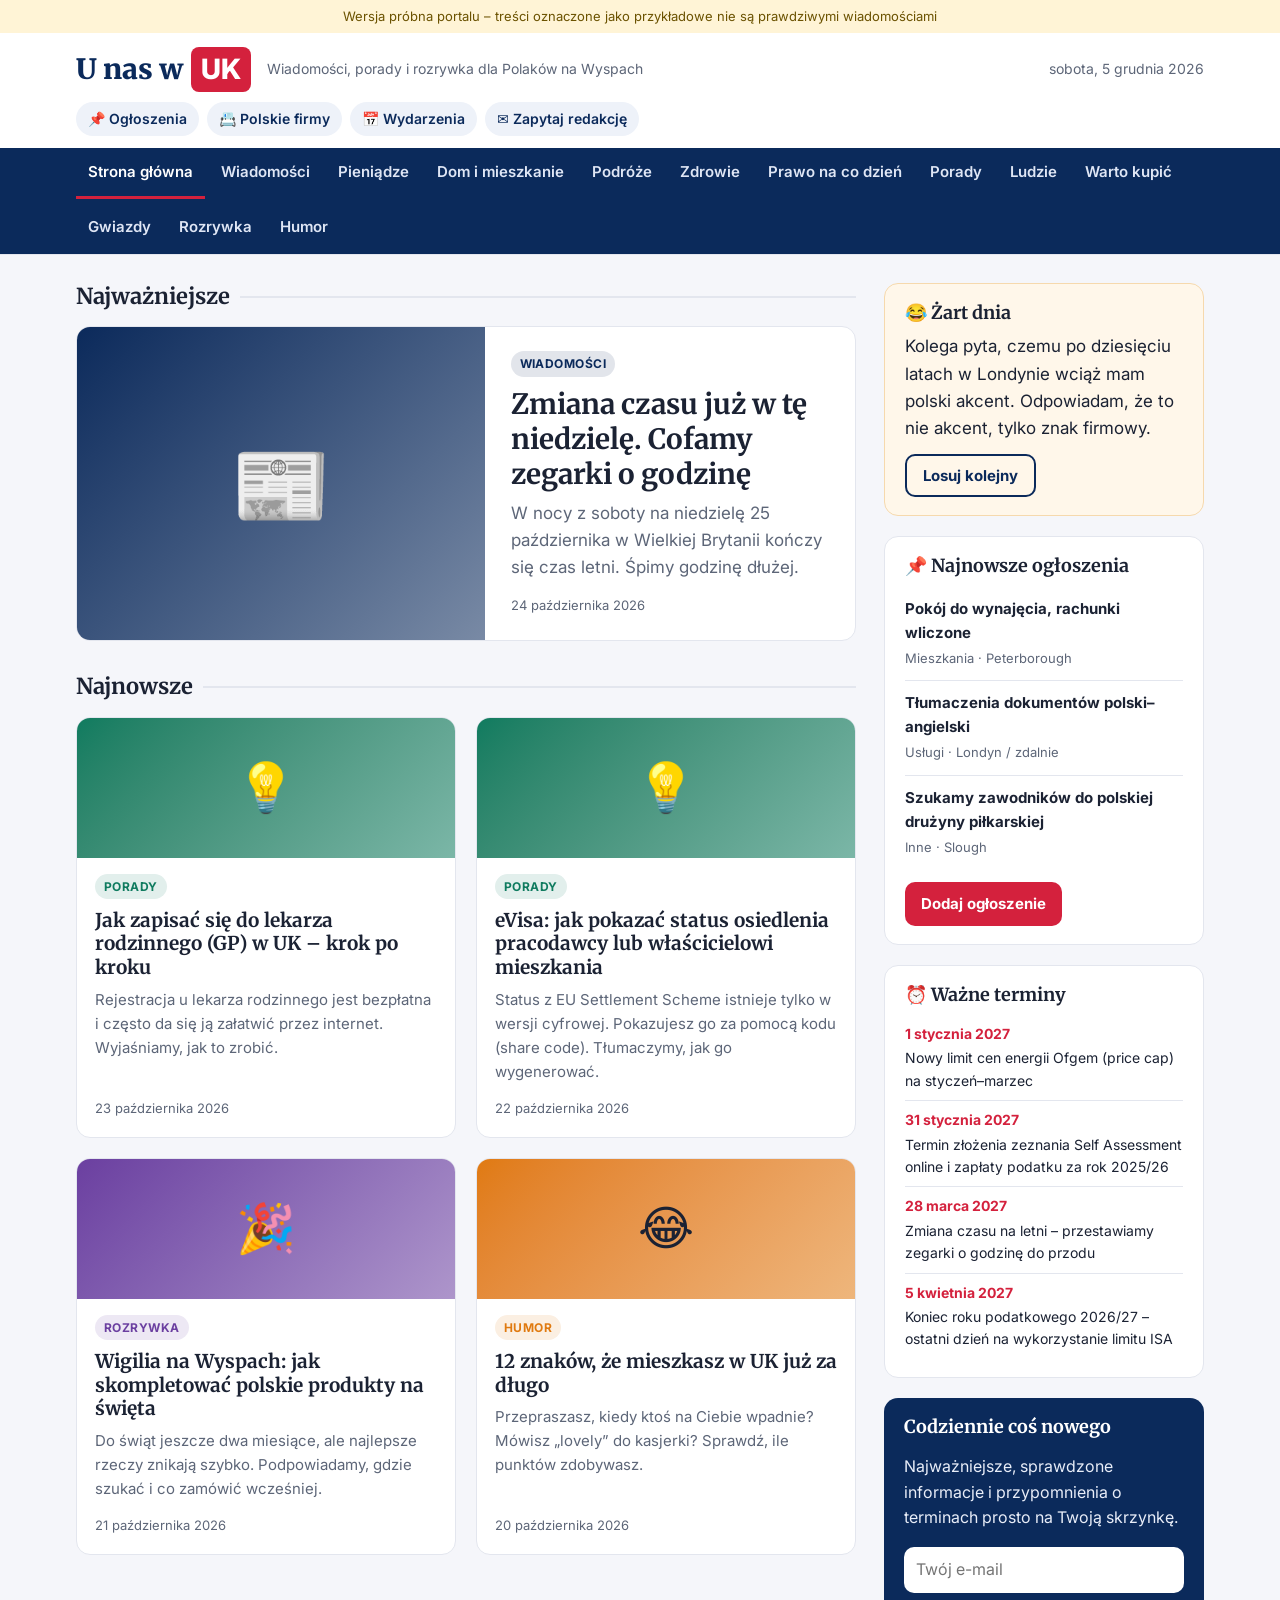
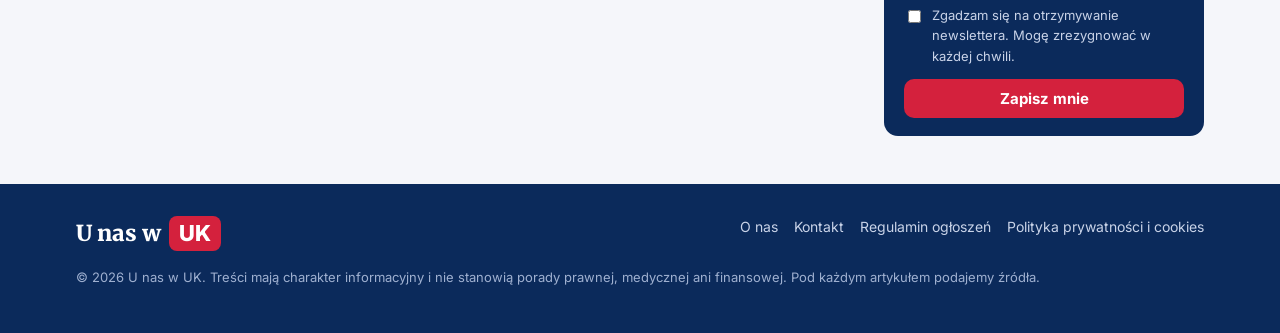
<file: strona/index.html>
<!doctype html>
<html lang="pl">
<head>
  <meta charset="utf-8">
  <meta name="viewport" content="width=device-width, initial-scale=1">
  <title>U nas w UK – wiadomości, porady i rozrywka dla Polaków na Wyspach</title>
  <meta name="description" content="U nas w UK – wiadomości, porady, rozrywka, humor i ogłoszenia dla Polaków mieszkających w Wielkiej Brytanii.">
  <link rel="preconnect" href="https://fonts.googleapis.com">
  <link href="https://fonts.googleapis.com/css2?family=Inter:wght@400;500;600;700;800&family=Merriweather:wght@700;900&display=swap" rel="stylesheet">
  <link rel="stylesheet" href="style.css">
  <script src="dane.js"></script>
  <script src="app.js"></script>
</head>
<body data-page="start"></body>
</html>
</file>
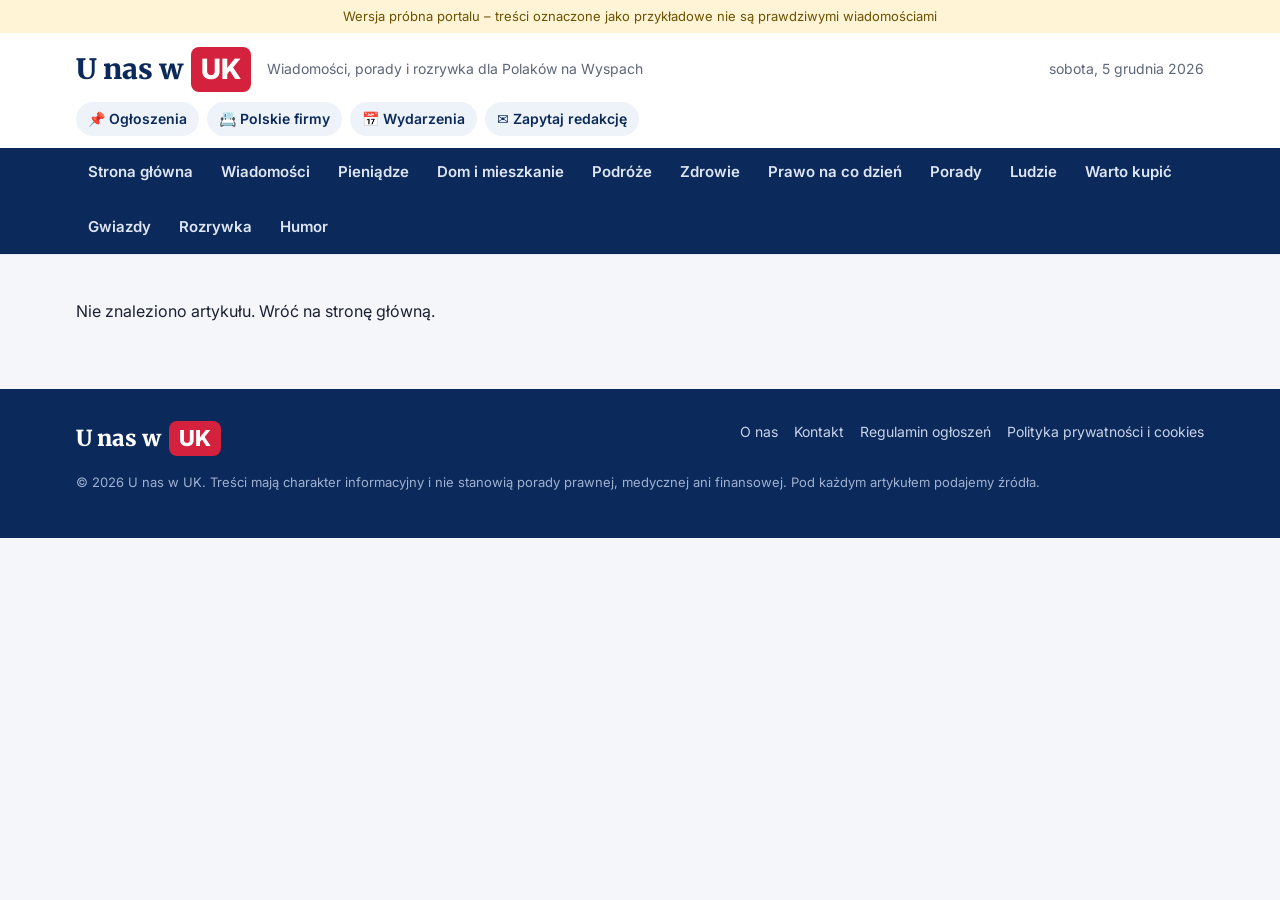
<file: strona/artykul.html>
<!doctype html>
<html lang="pl">
<head>
  <meta charset="utf-8">
  <meta name="viewport" content="width=device-width, initial-scale=1">
  <title>U nas w UK</title>
  <meta name="description" content="U nas w UK – wiadomości, porady, rozrywka, humor i ogłoszenia dla Polaków mieszkających w Wielkiej Brytanii.">
  <link rel="preconnect" href="https://fonts.googleapis.com">
  <link href="https://fonts.googleapis.com/css2?family=Inter:wght@400;500;600;700;800&family=Merriweather:wght@700;900&display=swap" rel="stylesheet">
  <link rel="stylesheet" href="style.css">
  <script src="dane.js"></script>
  <script src="app.js"></script>
</head>
<body data-page="artykul"></body>
</html>
</file>
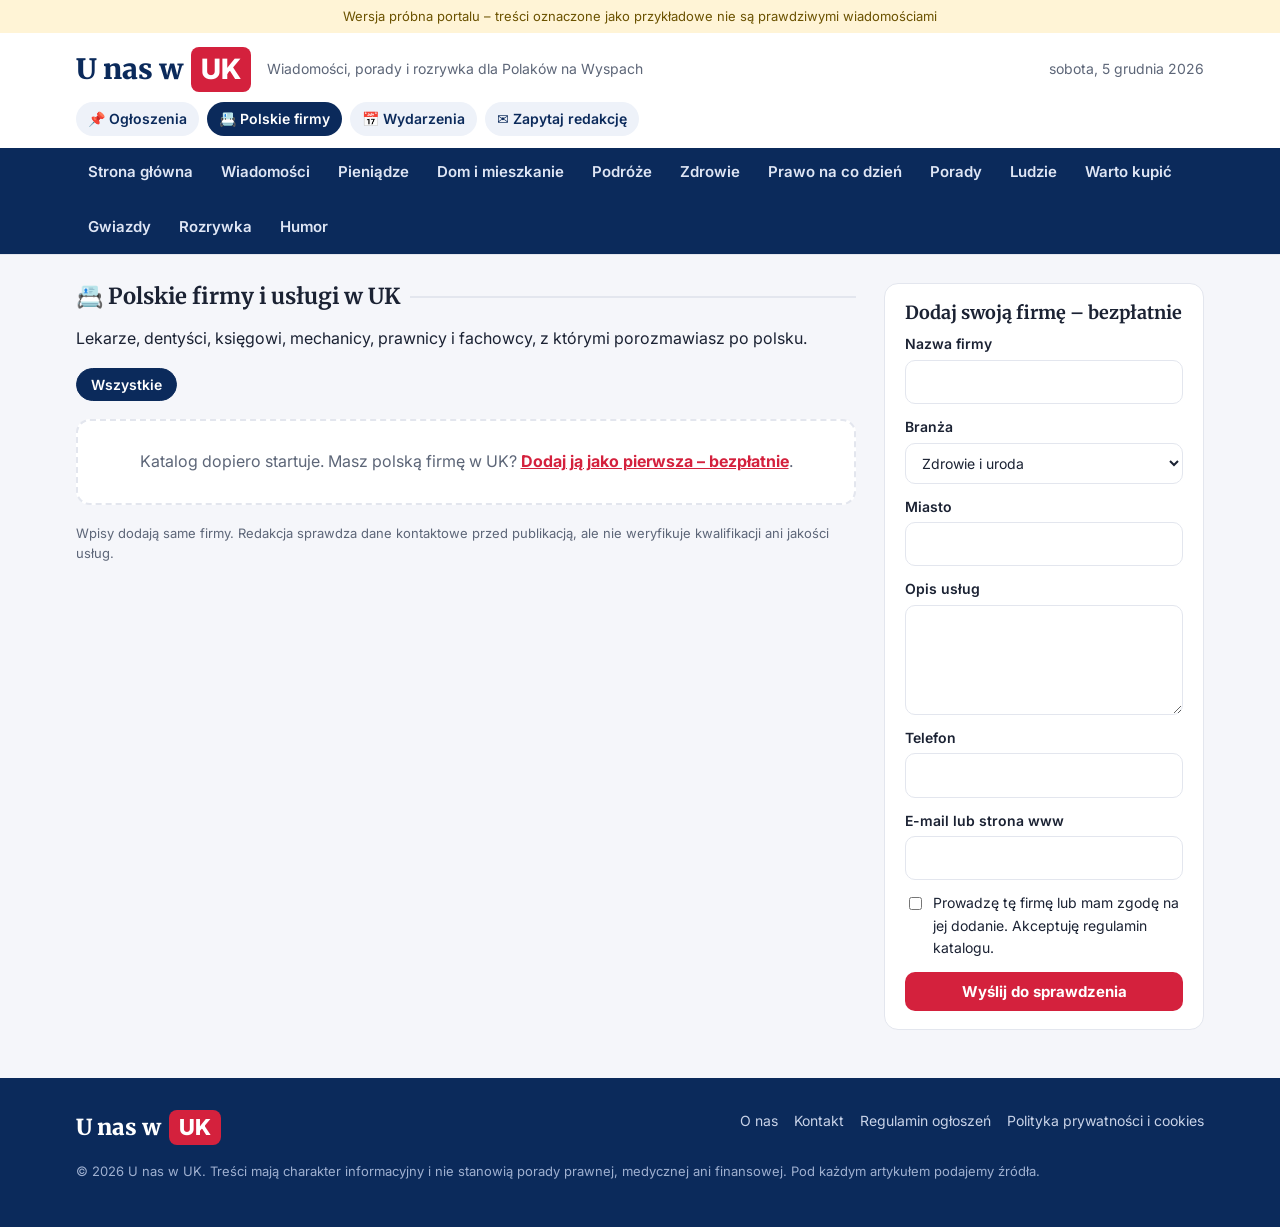
<file: strona/katalog.html>
<!doctype html>
<html lang="pl">
<head>
  <meta charset="utf-8">
  <meta name="viewport" content="width=device-width, initial-scale=1">
  <title>Polskie firmy i usługi w UK – U nas w UK</title>
  <meta name="description" content="U nas w UK – wiadomości, porady, rozrywka, humor i ogłoszenia dla Polaków mieszkających w Wielkiej Brytanii.">
  <link rel="preconnect" href="https://fonts.googleapis.com">
  <link href="https://fonts.googleapis.com/css2?family=Inter:wght@400;500;600;700;800&family=Merriweather:wght@700;900&display=swap" rel="stylesheet">
  <link rel="stylesheet" href="style.css">
  <script src="dane.js"></script>
  <script src="app.js"></script>
</head>
<body data-page="katalog"></body>
</html>
</file>
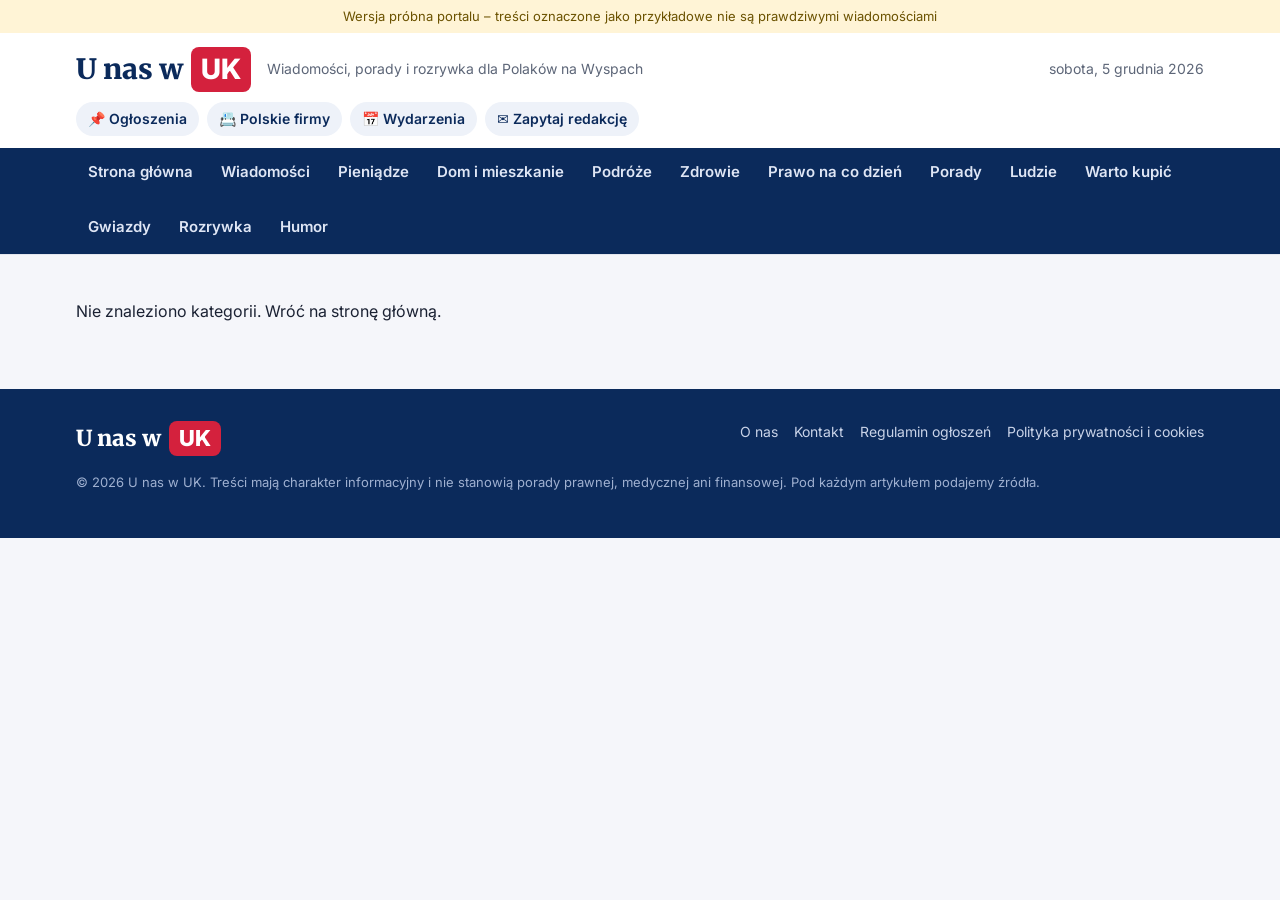
<file: strona/kategoria.html>
<!doctype html>
<html lang="pl">
<head>
  <meta charset="utf-8">
  <meta name="viewport" content="width=device-width, initial-scale=1">
  <title>U nas w UK</title>
  <meta name="description" content="U nas w UK – wiadomości, porady, rozrywka, humor i ogłoszenia dla Polaków mieszkających w Wielkiej Brytanii.">
  <link rel="preconnect" href="https://fonts.googleapis.com">
  <link href="https://fonts.googleapis.com/css2?family=Inter:wght@400;500;600;700;800&family=Merriweather:wght@700;900&display=swap" rel="stylesheet">
  <link rel="stylesheet" href="style.css">
  <script src="dane.js"></script>
  <script src="app.js"></script>
</head>
<body data-page="kategoria"></body>
</html>
</file>
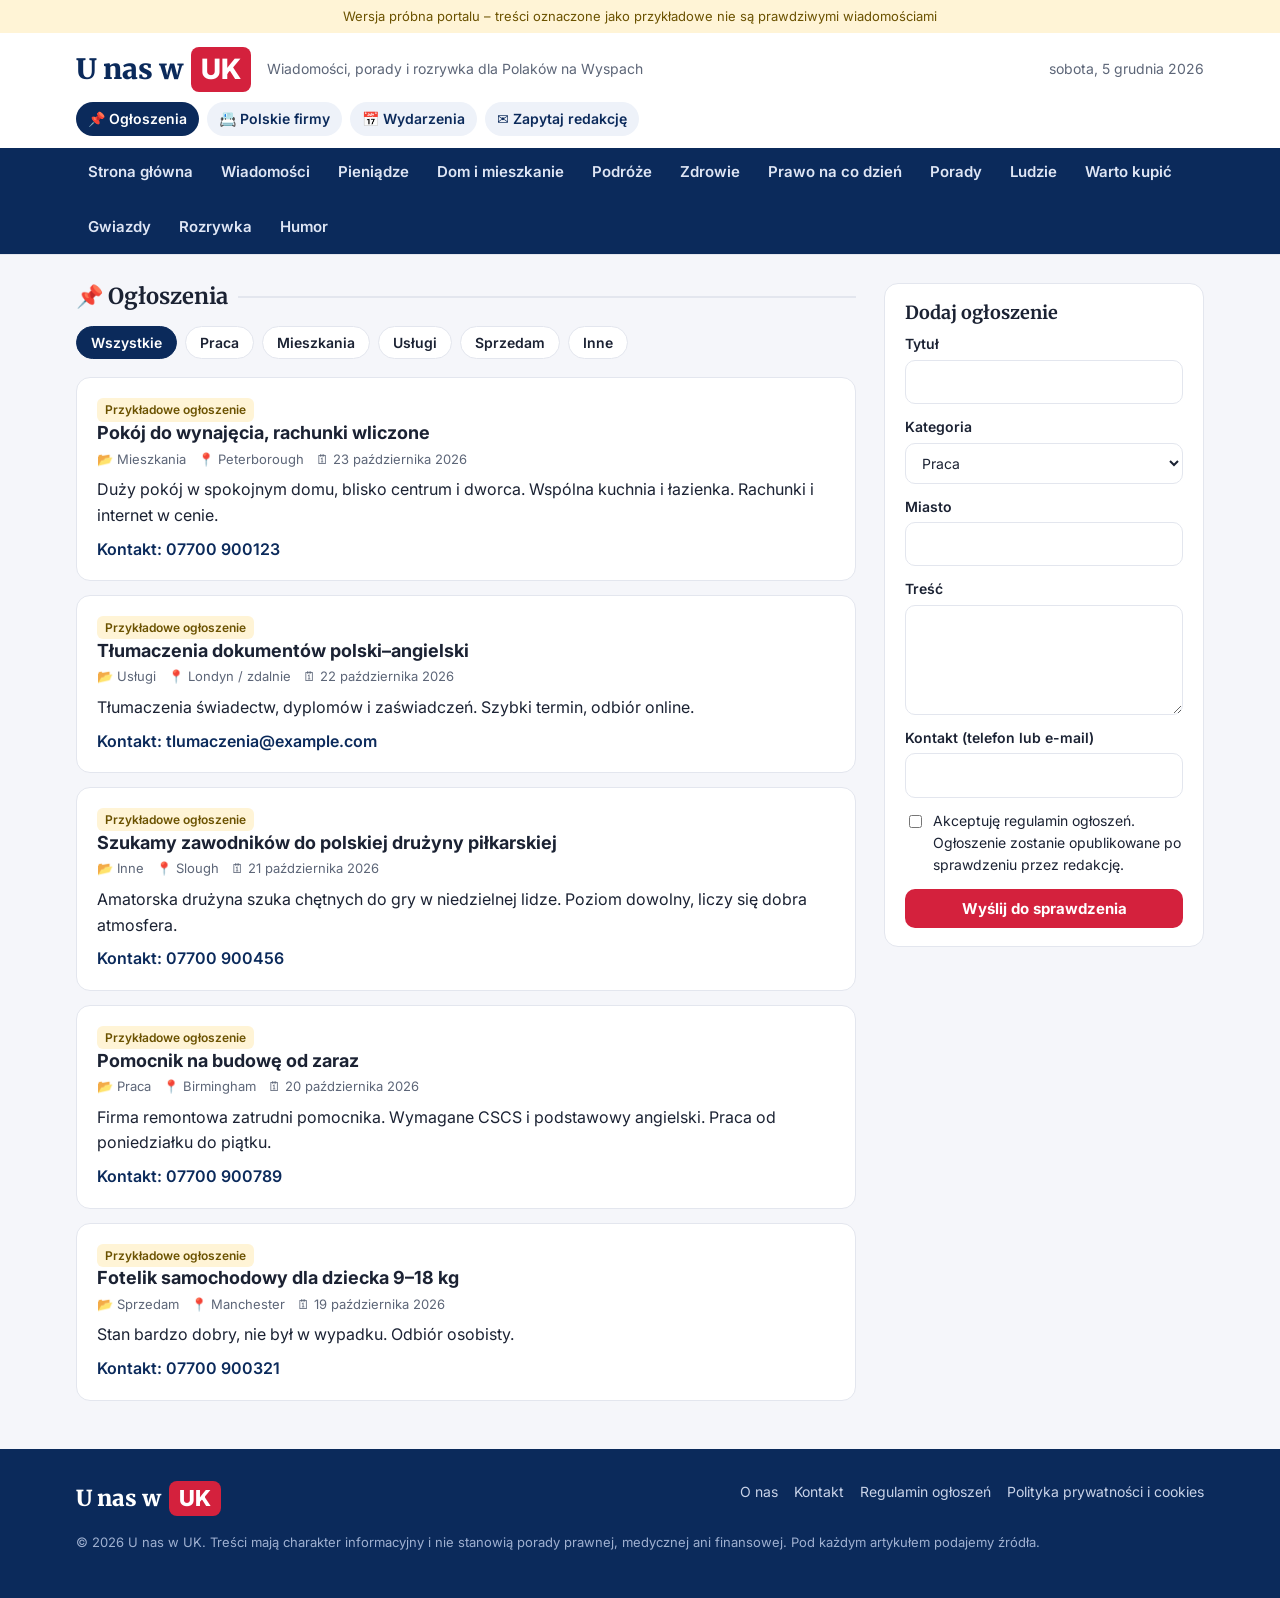
<file: strona/ogloszenia.html>
<!doctype html>
<html lang="pl">
<head>
  <meta charset="utf-8">
  <meta name="viewport" content="width=device-width, initial-scale=1">
  <title>Ogłoszenia – U nas w UK</title>
  <meta name="description" content="U nas w UK – wiadomości, porady, rozrywka, humor i ogłoszenia dla Polaków mieszkających w Wielkiej Brytanii.">
  <link rel="preconnect" href="https://fonts.googleapis.com">
  <link href="https://fonts.googleapis.com/css2?family=Inter:wght@400;500;600;700;800&family=Merriweather:wght@700;900&display=swap" rel="stylesheet">
  <link rel="stylesheet" href="style.css">
  <script src="dane.js"></script>
  <script src="app.js"></script>
</head>
<body data-page="ogloszenia"></body>
</html>
</file>
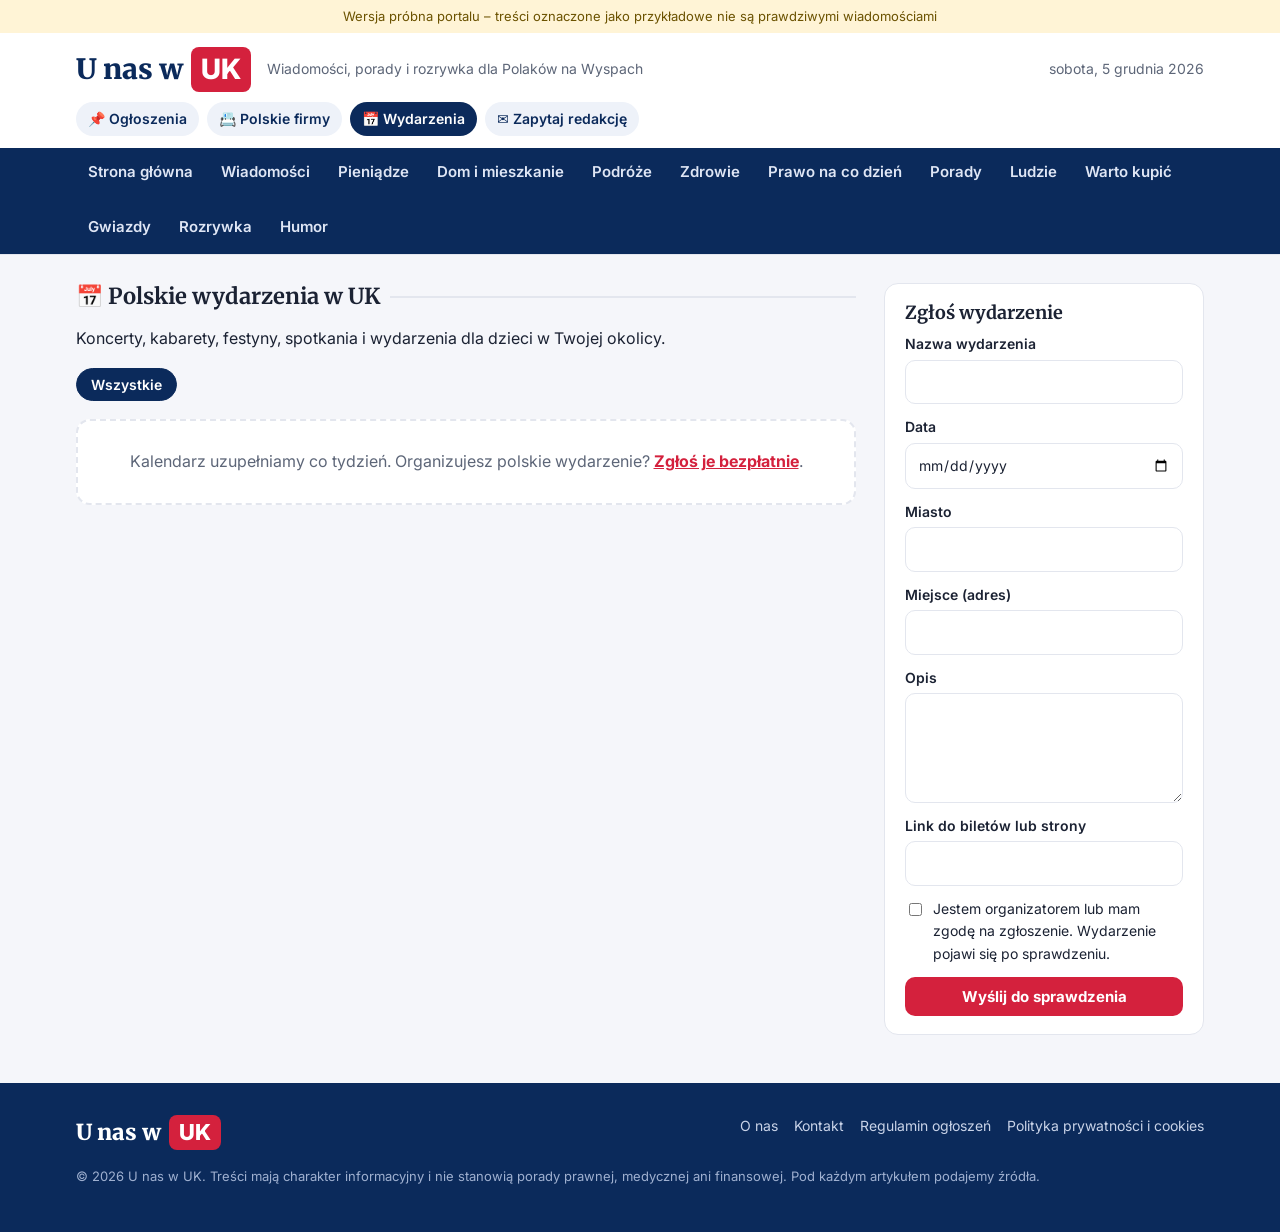
<file: strona/wydarzenia.html>
<!doctype html>
<html lang="pl">
<head>
  <meta charset="utf-8">
  <meta name="viewport" content="width=device-width, initial-scale=1">
  <title>Polskie wydarzenia w UK – U nas w UK</title>
  <meta name="description" content="U nas w UK – wiadomości, porady, rozrywka, humor i ogłoszenia dla Polaków mieszkających w Wielkiej Brytanii.">
  <link rel="preconnect" href="https://fonts.googleapis.com">
  <link href="https://fonts.googleapis.com/css2?family=Inter:wght@400;500;600;700;800&family=Merriweather:wght@700;900&display=swap" rel="stylesheet">
  <link rel="stylesheet" href="style.css">
  <script src="dane.js"></script>
  <script src="app.js"></script>
</head>
<body data-page="wydarzenia"></body>
</html>
</file>
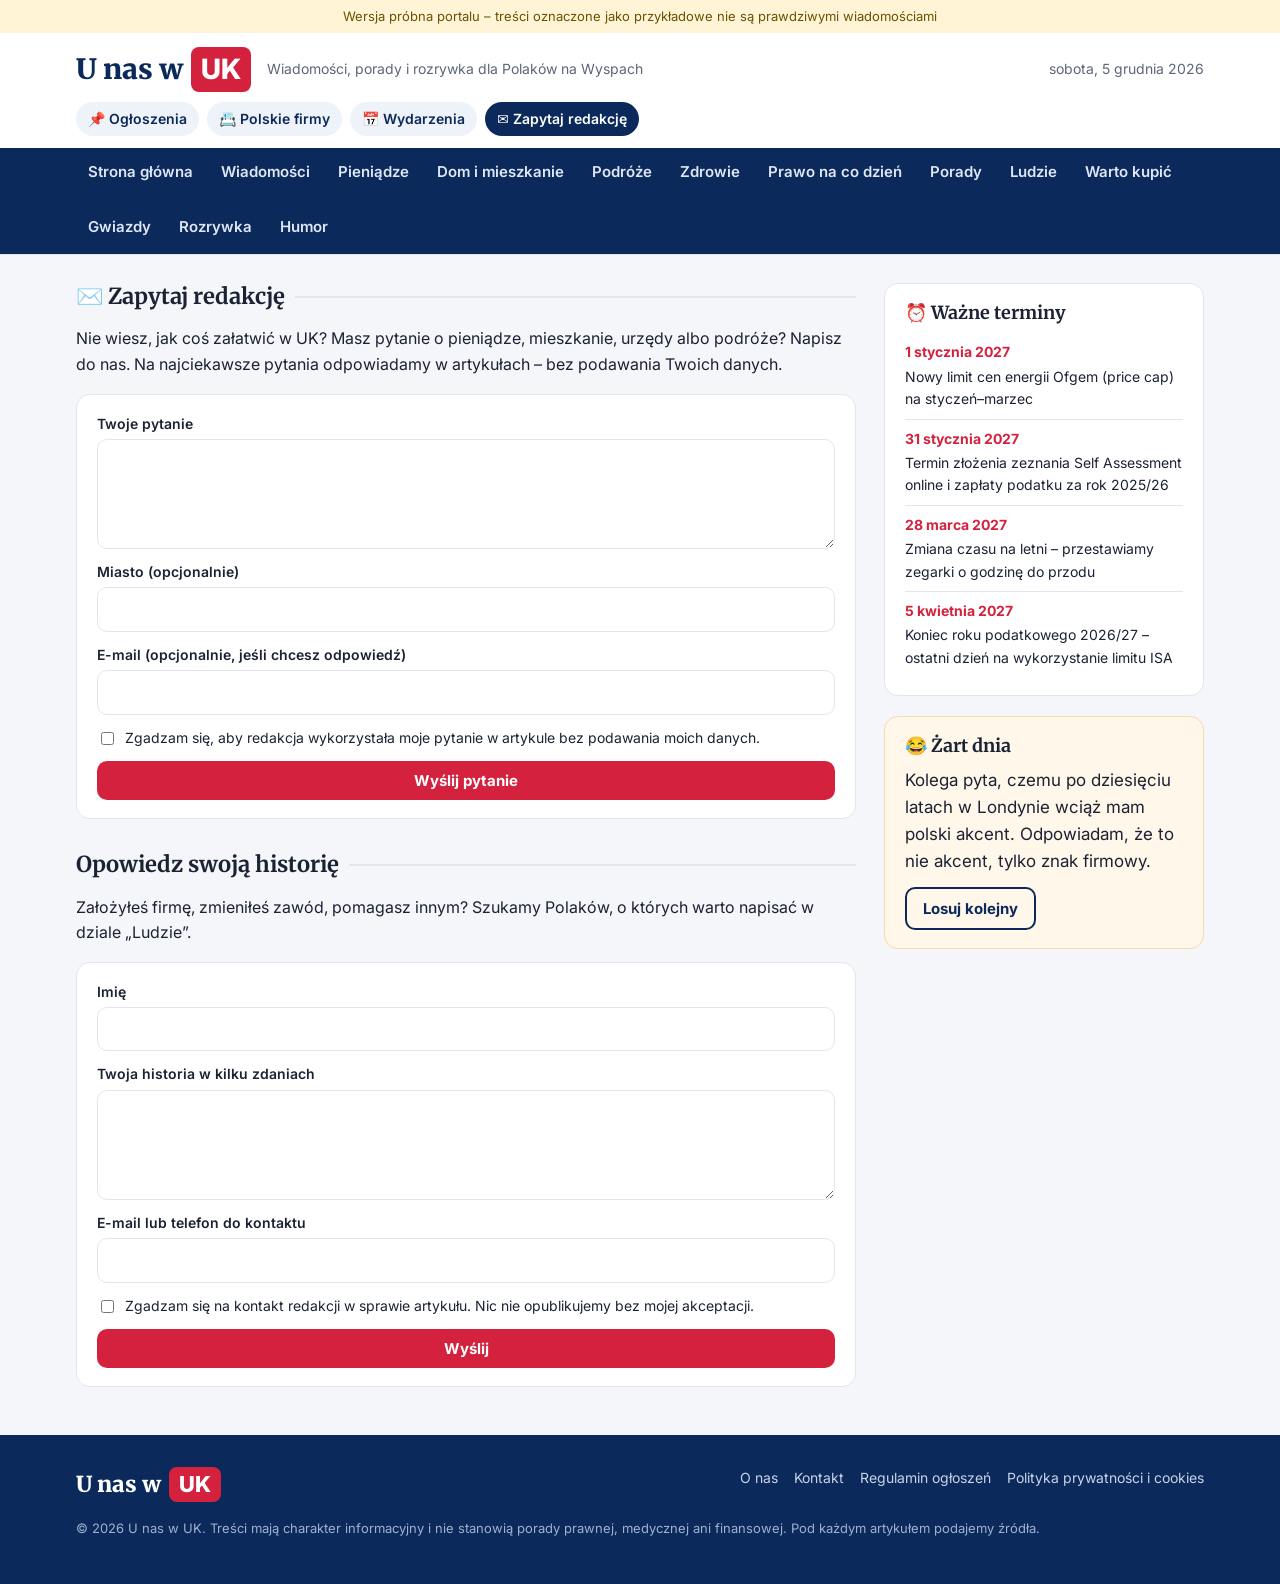
<file: strona/zapytaj.html>
<!doctype html>
<html lang="pl">
<head>
  <meta charset="utf-8">
  <meta name="viewport" content="width=device-width, initial-scale=1">
  <title>Zapytaj redakcję – U nas w UK</title>
  <meta name="description" content="U nas w UK – wiadomości, porady, rozrywka, humor i ogłoszenia dla Polaków mieszkających w Wielkiej Brytanii.">
  <link rel="preconnect" href="https://fonts.googleapis.com">
  <link href="https://fonts.googleapis.com/css2?family=Inter:wght@400;500;600;700;800&family=Merriweather:wght@700;900&display=swap" rel="stylesheet">
  <link rel="stylesheet" href="style.css">
  <script src="dane.js"></script>
  <script src="app.js"></script>
</head>
<body data-page="zapytaj"></body>
</html>
</file>
<file: strona/style.css>
:root {
  --navy: #0b2a5b;
  --red: #d4213d;
  --bg: #f5f6fa;
  --card: #ffffff;
  --text: #1b2233;
  --muted: #5d6678;
  --line: #e3e6ee;
  --radius: 14px;
}

* { box-sizing: border-box; }

body {
  margin: 0;
  background: var(--bg);
  color: var(--text);
  font-family: "Inter", system-ui, -apple-system, "Segoe UI", sans-serif;
  font-size: 16px;
  line-height: 1.6;
}

a { color: inherit; text-decoration: none; }
h1, h2, h3 { font-family: "Merriweather", Georgia, serif; line-height: 1.25; margin: 0 0 .5em; }

.wrap { max-width: 1160px; margin: 0 auto; padding: 0 16px; }

/* Pasek wersji próbnej */
.beta {
  background: #fff4d6;
  color: #6b5200;
  text-align: center;
  font-size: 13px;
  padding: 6px 16px;
}

/* Nagłówek */
.site-header { background: var(--card); border-bottom: 1px solid var(--line); position: sticky; top: 0; z-index: 10; }
.head-row { display: flex; align-items: center; gap: 16px; padding-top: 14px; padding-bottom: 10px; flex-wrap: wrap; }
.logo { display: inline-flex; align-items: center; gap: 8px; font-family: "Merriweather", Georgia, serif; font-weight: 900; font-size: 28px; color: var(--navy); }
.logo-b { background: var(--red); color: #fff; border-radius: 8px; padding: 0 10px; font-family: "Inter", sans-serif; font-weight: 800; }
.tagline { color: var(--muted); font-size: 14px; }
.today { margin-left: auto; color: var(--muted); font-size: 14px; }

.tools { display: flex; gap: 8px; padding-bottom: 12px; overflow-x: auto; scrollbar-width: none; }
.tools::-webkit-scrollbar { display: none; }
.tools a { white-space: nowrap; font-size: 14px; font-weight: 600; padding: 6px 12px; border-radius: 999px; background: #eef2f9; color: var(--navy); }
.tools a:hover, .tools a.active { background: var(--navy); color: #fff; }
.term { display: grid; gap: 2px; padding: 8px 0; border-top: 1px solid var(--line); font-size: 14px; }
.term:first-of-type { border-top: 0; }
.term time { font-weight: 700; color: var(--red); }
.empty { background: var(--card); border: 2px dashed var(--line); border-radius: var(--radius); padding: 28px 24px; text-align: center; color: var(--muted); }
.empty a { color: var(--red); font-weight: 700; text-decoration: underline; }
.disclaimer-dark { color: var(--muted); font-size: 13px; margin-top: 18px; }
.box-info .form input[type="email"] { border: 0; }
.box-info .check { color: #c9d3e8; font-size: 13px; }
.nav { background: var(--navy); }
.nav-row { display: flex; gap: 4px; overflow-x: auto; scrollbar-width: none; }
.nav-row::-webkit-scrollbar { display: none; }
@media (min-width: 900px) { .nav-row { flex-wrap: wrap; } }
.nav a { color: #dfe6f5; padding: 12px 12px; font-weight: 600; font-size: 15px; white-space: nowrap; border-bottom: 3px solid transparent; }
.nav a:hover { color: #fff; }
.nav a.active { color: #fff; border-bottom-color: var(--red); }

/* Układ */
main { padding: 28px 0 48px; }
.layout { display: grid; grid-template-columns: minmax(0, 1fr) 320px; gap: 28px; }
.section-title { display: flex; align-items: center; gap: 10px; font-size: 22px; margin: 32px 0 16px; }
.section-title::after { content: ""; flex: 1; height: 2px; background: var(--line); }
.section-title:first-child { margin-top: 0; }

/* Karty */
.grid { display: grid; grid-template-columns: repeat(2, minmax(0, 1fr)); gap: 20px; }
.card { background: var(--card); border: 1px solid var(--line); border-radius: var(--radius); overflow: hidden; display: flex; flex-direction: column; transition: transform .15s, box-shadow .15s; }
.card:hover { transform: translateY(-2px); box-shadow: 0 8px 24px rgba(11, 42, 91, .10); }
.card-img { height: 140px; display: grid; place-items: center; font-size: 48px; background: linear-gradient(135deg, var(--c), color-mix(in srgb, var(--c) 55%, #ffffff)); }
.card-body { padding: 16px 18px 18px; display: flex; flex-direction: column; gap: 6px; flex: 1; }
.card-body h3 { font-size: 19px; margin: 4px 0 2px; }
.card-body p { margin: 0; color: var(--muted); font-size: 15px; }
.card-body time { margin-top: auto; padding-top: 8px; color: var(--muted); font-size: 13px; }

.card-big { display: grid; grid-template-columns: 1.1fr 1fr; }
.card-big .card-img { height: auto; min-height: 260px; font-size: 80px; }
.card-big .card-body { padding: 24px 26px; justify-content: center; }
.card-big h3 { font-size: 28px; }
.card-big p { font-size: 17px; }

.tag { display: inline-block; align-self: flex-start; background: color-mix(in srgb, var(--c) 12%, #ffffff); color: var(--c); font-weight: 700; font-size: 12px; text-transform: uppercase; letter-spacing: .04em; padding: 3px 9px; border-radius: 999px; }
.badge-example { display: inline-block; background: #fff4d6; color: #6b5200; font-size: 12px; font-weight: 600; padding: 2px 8px; border-radius: 6px; }

/* Panel boczny */
.sidebar { display: flex; flex-direction: column; gap: 20px; }
.box { background: var(--card); border: 1px solid var(--line); border-radius: var(--radius); padding: 18px 20px; }
.box h2 { font-size: 18px; }
.box-joke { background: #fff7ea; border-color: #f6d9ad; }
.joke-text { font-size: 17px; margin: 0 0 12px; }
.btn { display: inline-block; background: var(--red); color: #fff; font-weight: 700; padding: 10px 16px; border-radius: 10px; border: 0; cursor: pointer; font-size: 15px; font-family: inherit; }
.btn:hover { filter: brightness(1.08); }
.btn-ghost { background: transparent; color: var(--navy); border: 2px solid var(--navy); }
.box-info { background: var(--navy); color: #e8edf8; border: 0; }
.box-info h2 { color: #fff; }

.ad-mini { display: block; padding: 10px 0; border-top: 1px solid var(--line); }
.ad-mini:first-of-type { border-top: 0; }
.ad-mini strong { display: block; font-size: 15px; }
.ad-mini span { color: var(--muted); font-size: 13px; }

/* Artykuł */
.article { background: var(--card); border: 1px solid var(--line); border-radius: var(--radius); padding: 32px 36px; }
.article h1 { font-size: 34px; margin-top: 10px; }
.article .meta { color: var(--muted); font-size: 14px; margin-bottom: 18px; }
.article .lead { font-size: 19px; font-weight: 500; color: #2b3447; margin-bottom: 20px; }
.article .body h2 { font-size: 22px; margin-top: 28px; }
.article .body p, .article .body li { font-size: 17px; }
.article .body .co-to-znaczy { background: #eef3fb; border-left: 4px solid var(--navy); border-radius: 8px; padding: 6px 20px; margin: 24px 0; }
.sources { border-top: 1px solid var(--line); margin-top: 28px; padding-top: 16px; font-size: 14px; }
.sources a { color: var(--navy); text-decoration: underline; }
.notice { background: #fff4d6; color: #6b5200; border-radius: 10px; padding: 10px 14px; font-size: 14px; margin-bottom: 18px; }
.crumbs { font-size: 14px; color: var(--muted); margin-bottom: 14px; }
.crumbs a:hover { text-decoration: underline; }

/* Żarty */
.jokes { display: grid; grid-template-columns: repeat(2, minmax(0, 1fr)); gap: 16px; }
.joke { background: #fff7ea; border: 1px solid #f6d9ad; border-radius: var(--radius); padding: 18px 20px; font-size: 16px; }

/* Ogłoszenia */
.filters { display: flex; gap: 8px; flex-wrap: wrap; margin-bottom: 18px; }
.chip { border: 1px solid var(--line); background: var(--card); padding: 7px 14px; border-radius: 999px; cursor: pointer; font-weight: 600; font-size: 14px; font-family: inherit; color: var(--text); }
.chip.active { background: var(--navy); border-color: var(--navy); color: #fff; }
.ads { display: flex; flex-direction: column; gap: 14px; }
.ad { background: var(--card); border: 1px solid var(--line); border-radius: var(--radius); padding: 18px 20px; }
.ad h3 { font-family: "Inter", sans-serif; font-size: 18px; margin-bottom: 4px; }
.ad .ad-meta { color: var(--muted); font-size: 13px; display: flex; gap: 12px; flex-wrap: wrap; margin-bottom: 8px; }
.ad p { margin: 0 0 8px; }
.ad .contact { font-weight: 600; color: var(--navy); }

.form { display: grid; gap: 12px; }
.form label { display: grid; gap: 4px; font-weight: 600; font-size: 14px; }
.form input, .form select, .form textarea { font: inherit; font-weight: 400; padding: 10px 12px; border: 1px solid var(--line); border-radius: 10px; background: #fff; color: var(--text); width: 100%; }
.form textarea { min-height: 110px; resize: vertical; }
.form .check { display: flex; gap: 8px; align-items: flex-start; font-weight: 400; }
.form .check input { width: auto; margin-top: 5px; }
.form-msg { display: none; background: #e7f6ef; color: #0f5a43; border-radius: 10px; padding: 10px 14px; font-size: 14px; }

/* Stopka */
.site-footer { background: var(--navy); color: #c9d3e8; padding: 32px 0; font-size: 14px; }
.foot-row { display: flex; gap: 24px; justify-content: space-between; flex-wrap: wrap; }
.site-footer .logo { font-size: 22px; color: #fff; }
.foot-links { display: flex; gap: 16px; flex-wrap: wrap; }
.foot-links a:hover { color: #fff; text-decoration: underline; }
.disclaimer { margin-top: 16px; color: #9fb0d0; font-size: 13px; }

/* Telefon i tablet */
@media (max-width: 900px) {
  .layout { grid-template-columns: 1fr; }
  .card-big { grid-template-columns: 1fr; }
  .card-big .card-img { min-height: 160px; }
}
@media (max-width: 620px) {
  .grid, .jokes { grid-template-columns: 1fr; }
  .tagline, .today { display: none; }
  .logo { font-size: 24px; }
  .card-big h3 { font-size: 23px; }
  .article { padding: 22px 18px; }
  .article h1 { font-size: 26px; }
}
</file>
